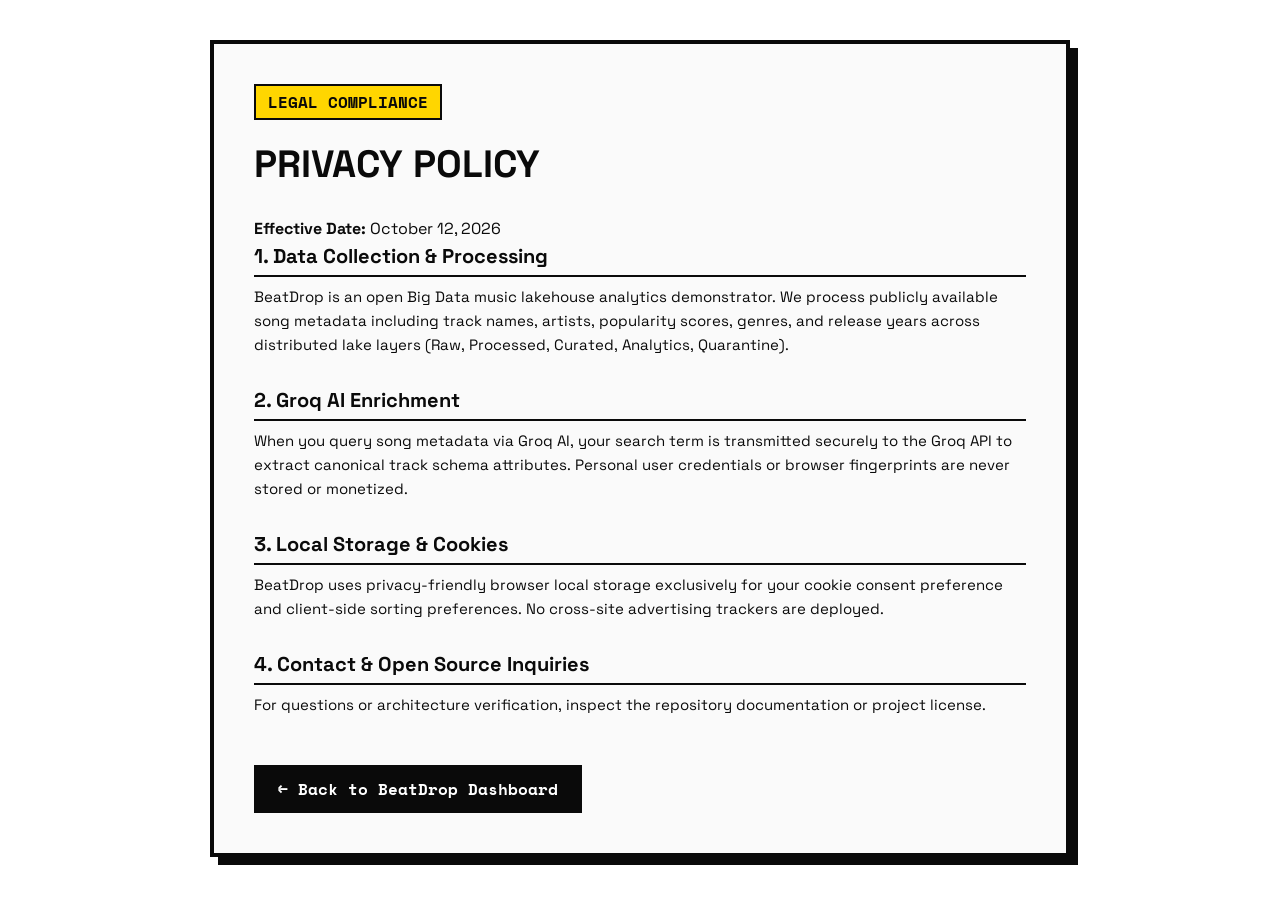
<file: dashboard/privacy.html>
<!DOCTYPE html>
<html lang="en">
<head>
    <meta charset="UTF-8">
    <meta name="viewport" content="width=device-width, initial-scale=1.0">
    <title>Privacy Policy | BeatDrop Big Data Lakehouse</title>
    <meta name="description" content="BeatDrop Privacy Policy: Transparency regarding music analytics data processing and Groq metadata enrichment.">
    <link rel="icon" type="image/svg+xml" href="favicon.svg">
    <link rel="preconnect" href="https://fonts.googleapis.com">
    <link rel="preconnect" href="https://fonts.gstatic.com" crossorigin>
    <link href="https://fonts.googleapis.com/css2?family=Space+Grotesk:wght@400;500;600;700;800;900&family=Space+Mono:ital,wght@0,400;0,700;1,400&display=swap" rel="stylesheet">
    <link rel="stylesheet" href="style.css?v=6.0">
    <style>
        .legal-page-wrapper {
            background: var(--color-white);
            color: var(--color-black);
            min-height: 100vh;
            padding: 40px 20px;
        }
        .legal-container {
            max-width: 860px;
            margin: 0 auto;
            border: 4px solid var(--color-black);
            box-shadow: 8px 8px 0 var(--color-black);
            background: #FAFAFA;
            padding: 40px;
        }
        .legal-badge {
            background: var(--color-yellow);
            color: var(--color-black);
            display: inline-block;
            font-family: var(--font-mono);
            font-weight: 700;
            padding: 4px 12px;
            border: 2px solid var(--color-black);
            margin-bottom: 16px;
        }
        .legal-title {
            font-size: 38px;
            font-weight: 900;
            margin-bottom: 24px;
            text-transform: uppercase;
        }
        .legal-section {
            margin-bottom: 28px;
        }
        .legal-section h2 {
            font-size: 20px;
            font-weight: 800;
            margin-bottom: 8px;
            border-bottom: 2px solid var(--color-black);
            padding-bottom: 4px;
        }
        .legal-section p {
            line-height: 1.6;
            margin-bottom: 12px;
            font-size: 15px;
        }
        .btn-back {
            display: inline-block;
            background: var(--color-black);
            color: var(--color-white);
            padding: 12px 24px;
            font-family: var(--font-mono);
            font-weight: 700;
            text-decoration: none;
            margin-top: 20px;
        }
    </style>
</head>
<body>
    <div class="legal-page-wrapper">
        <div class="legal-container">
            <span class="legal-badge">LEGAL COMPLIANCE</span>
            <h1 class="legal-title">Privacy Policy</h1>
            <p><strong>Effective Date:</strong> October 12, 2026</p>

            <div class="legal-section">
                <h2>1. Data Collection & Processing</h2>
                <p>BeatDrop is an open Big Data music lakehouse analytics demonstrator. We process publicly available song metadata including track names, artists, popularity scores, genres, and release years across distributed lake layers (Raw, Processed, Curated, Analytics, Quarantine).</p>
            </div>

            <div class="legal-section">
                <h2>2. Groq AI Enrichment</h2>
                <p>When you query song metadata via Groq AI, your search term is transmitted securely to the Groq API to extract canonical track schema attributes. Personal user credentials or browser fingerprints are never stored or monetized.</p>
            </div>

            <div class="legal-section">
                <h2>3. Local Storage & Cookies</h2>
                <p>BeatDrop uses privacy-friendly browser local storage exclusively for your cookie consent preference and client-side sorting preferences. No cross-site advertising trackers are deployed.</p>
            </div>

            <div class="legal-section">
                <h2>4. Contact & Open Source Inquiries</h2>
                <p>For questions or architecture verification, inspect the repository documentation or project license.</p>
            </div>

            <a href="/" class="btn-back">&larr; Back to BeatDrop Dashboard</a>
        </div>
    </div>
</body>
</html>
</file>
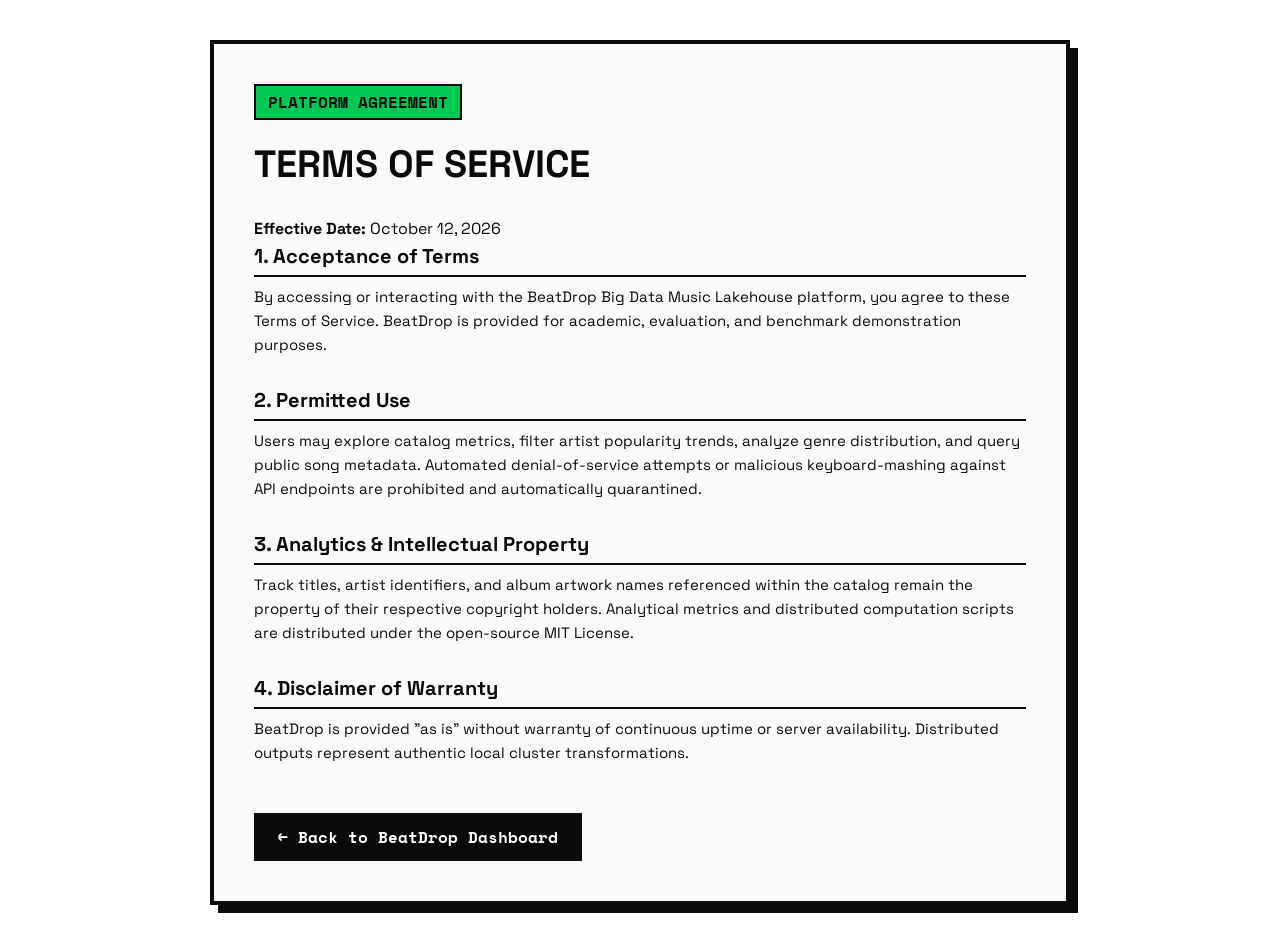
<file: dashboard/terms.html>
<!DOCTYPE html>
<html lang="en">
<head>
    <meta charset="UTF-8">
    <meta name="viewport" content="width=device-width, initial-scale=1.0">
    <title>Terms of Service | BeatDrop Big Data Lakehouse</title>
    <meta name="description" content="BeatDrop Terms of Service: Platform usage guidelines, analytics data terms, and API policies.">
    <link rel="icon" type="image/svg+xml" href="favicon.svg">
    <link rel="preconnect" href="https://fonts.googleapis.com">
    <link rel="preconnect" href="https://fonts.gstatic.com" crossorigin>
    <link href="https://fonts.googleapis.com/css2?family=Space+Grotesk:wght@400;500;600;700;800;900&family=Space+Mono:ital,wght@0,400;0,700;1,400&display=swap" rel="stylesheet">
    <link rel="stylesheet" href="style.css?v=6.0">
    <style>
        .legal-page-wrapper {
            background: var(--color-white);
            color: var(--color-black);
            min-height: 100vh;
            padding: 40px 20px;
        }
        .legal-container {
            max-width: 860px;
            margin: 0 auto;
            border: 4px solid var(--color-black);
            box-shadow: 8px 8px 0 var(--color-black);
            background: #FAFAFA;
            padding: 40px;
        }
        .legal-badge {
            background: var(--color-green);
            color: var(--color-black);
            display: inline-block;
            font-family: var(--font-mono);
            font-weight: 700;
            padding: 4px 12px;
            border: 2px solid var(--color-black);
            margin-bottom: 16px;
        }
        .legal-title {
            font-size: 38px;
            font-weight: 900;
            margin-bottom: 24px;
            text-transform: uppercase;
        }
        .legal-section {
            margin-bottom: 28px;
        }
        .legal-section h2 {
            font-size: 20px;
            font-weight: 800;
            margin-bottom: 8px;
            border-bottom: 2px solid var(--color-black);
            padding-bottom: 4px;
        }
        .legal-section p {
            line-height: 1.6;
            margin-bottom: 12px;
            font-size: 15px;
        }
        .btn-back {
            display: inline-block;
            background: var(--color-black);
            color: var(--color-white);
            padding: 12px 24px;
            font-family: var(--font-mono);
            font-weight: 700;
            text-decoration: none;
            margin-top: 20px;
        }
    </style>
</head>
<body>
    <div class="legal-page-wrapper">
        <div class="legal-container">
            <span class="legal-badge">PLATFORM AGREEMENT</span>
            <h1 class="legal-title">Terms of Service</h1>
            <p><strong>Effective Date:</strong> October 12, 2026</p>

            <div class="legal-section">
                <h2>1. Acceptance of Terms</h2>
                <p>By accessing or interacting with the BeatDrop Big Data Music Lakehouse platform, you agree to these Terms of Service. BeatDrop is provided for academic, evaluation, and benchmark demonstration purposes.</p>
            </div>

            <div class="legal-section">
                <h2>2. Permitted Use</h2>
                <p>Users may explore catalog metrics, filter artist popularity trends, analyze genre distribution, and query public song metadata. Automated denial-of-service attempts or malicious keyboard-mashing against API endpoints are prohibited and automatically quarantined.</p>
            </div>

            <div class="legal-section">
                <h2>3. Analytics & Intellectual Property</h2>
                <p>Track titles, artist identifiers, and album artwork names referenced within the catalog remain the property of their respective copyright holders. Analytical metrics and distributed computation scripts are distributed under the open-source MIT License.</p>
            </div>

            <div class="legal-section">
                <h2>4. Disclaimer of Warranty</h2>
                <p>BeatDrop is provided "as is" without warranty of continuous uptime or server availability. Distributed outputs represent authentic local cluster transformations.</p>
            </div>

            <a href="/" class="btn-back">&larr; Back to BeatDrop Dashboard</a>
        </div>
    </div>
</body>
</html>
</file>
<file: dashboard/style.css>
@import url('https://fonts.googleapis.com/css2?family=Space+Grotesk:wght@400;500;600;700;800;900&family=Space+Mono:ital,wght@0,400;0,700;1,400&display=swap');

:root {
    --color-bg-hero: #FFD600;
    --color-bg-content: #FFFFFF;
    --color-yellow: #FFD600;
    --color-yellow-light: #FFF8C5;
    --color-white: #FFFFFF;
    --color-black: #0A0A0A;
    --color-gray: #666666;
    --color-gray-light: #F3F4F6;
    --color-gray-border: #E5E7EB;
    --color-gray-dark: #1F2937;

    --color-orange: #FF6B00;
    --color-orange-light: #FFF0E5;
    --color-green: #00C853;
    --color-green-light: #E5FFF0;
    --color-blue: #2979FF;
    --color-blue-light: #E5F0FF;
    --color-pink: #FF4081;
    --color-pink-light: #FFE5EF;
    --color-purple: #7C4DFF;
    --color-purple-light: #F3E8FF;
    --color-cyan: #00E5FF;

    --brutalist-mustard: #EAB308;
    --brutalist-cream: #FDFBF7;
    --brutalist-red: #B91C1C;
    --brutalist-dark: #121212;

    --font-main: "Space Grotesk", -apple-system, BlinkMacSystemFont, "Segoe UI", Roboto, sans-serif;
    --font-mono: "Space Mono", "Courier New", Courier, monospace;

    --border-width: 3px;
    --border-thick: 4px;
    --radius: 0px;

    --shadow-sm: 2px 2px 0 var(--color-black);
    --shadow-md: 4px 4px 0 var(--color-black);
    --shadow-lg: 8px 8px 0 var(--color-black);
    --shadow-xl: 12px 12px 0 var(--color-black);
}

*,
*:before,
*:after {
    box-sizing: border-box;
    margin: 0;
    padding: 0;
}

html {
    scroll-behavior: smooth;
    background-color: var(--color-yellow);
    width: 100%;
}

body {
    font-family: var(--font-main);
    background-color: var(--color-yellow);
    color: var(--color-black);
    line-height: 1.5;
    min-height: 100vh;
    width: 100%;
    margin: 0;
    padding: 0;
    -webkit-font-smoothing: antialiased;
    overflow-x: hidden;
}

body.modal-open {
    overflow: hidden;
}

a {
    color: inherit;
    text-decoration: none;
}

/* Scroll Offset for Navigation Targets */
[id^="section-"] {
    scroll-margin-top: 25px;
    transition: outline 0.2s ease, transform 0.2s ease;
}

.highlight-target {
    outline: 5px solid var(--color-pink) !important;
    transform: scale(1.01);
}

/* ==========================================================================
   Hero Section (True Full-Screen Landing: Exactly 100vh with Ticker)
   ========================================================================== */
.hero {
    background: var(--color-yellow);
    color: var(--color-black);
    height: calc(100vh - 46px);
    min-height: calc(100vh - 46px);
    display: flex;
    flex-direction: column;
    justify-content: center;
    align-items: center;
    padding: 16px 20px 14px;
    text-align: center;
    position: relative;
    overflow: hidden;
    width: 100%;
    box-sizing: border-box;
}

.hero:before {
    content: "";
    position: absolute;
    inset: 0;
    background: repeating-linear-gradient(0deg,
            transparent,
            transparent 40px,
            rgba(0, 0, 0, 0.035) 40px,
            rgba(0, 0, 0, 0.035) 41px);
    pointer-events: none;
}

.hero-content {
    max-width: 1200px;
    width: 100%;
    margin: auto;
    position: relative;
    z-index: 2;
    display: flex;
    flex-direction: column;
    align-items: center;
    justify-content: center;
}

.hero-badge {
    display: inline-block;
    background: var(--color-black);
    color: var(--color-white);
    padding: 7px 22px;
    font-weight: 700;
    font-size: 13px;
    letter-spacing: 2px;
    border: var(--border-width) solid var(--color-black);
    margin-bottom: 12px;
    font-family: var(--font-mono);
    box-shadow: 4px 4px 0 var(--color-white);
    text-transform: uppercase;
}

.hero-title {
    font-weight: 900;
    letter-spacing: -2px;
    line-height: 0.92;
    margin-bottom: 12px;
    text-transform: uppercase;
}

.hero-brand-name {
    font-size: clamp(148px, 6.8vw, 92px);
    display: inline-block;
    letter-spacing: -2px;
    color: var(--color-black);
}

.hero-title-sub {
    font-size: clamp(24px, 4.6vw, 28px);
    display: inline-block;
    letter-spacing: -1.5px;
    opacity: 0.95;
    color: var(--color-black);
}

.hero-subtitle {
    font-size: clamp(15px, 2vw, 21px);
    font-weight: 600;
    max-width: 820px;
    margin: 0 auto 10px;
    line-height: 1.35;
}

.inline-stat-box {
    display: inline-block;
    background: var(--color-white);
    border: var(--border-width) solid var(--color-black);
    padding: 3px 12px;
    font-weight: 800;
    font-size: 1.05em;
    font-family: var(--font-mono);
    box-shadow: 3px 3px 0 var(--color-black);
    transition: transform 0.2s ease, box-shadow 0.2s ease;
    line-height: 1.2;
}

.inline-stat-box:hover {
    transform: rotate(0deg) translate(-2px, -2px) !important;
    box-shadow: 4px 4px 0 var(--color-black);
}

.inline-stat-box.stat-dead {
    background: var(--color-white);
    transform: rotate(-1.5deg);
}

.inline-stat-box.stat-burned {
    background: var(--color-orange);
    color: var(--color-white);
    transform: rotate(1.5deg);
}

.highlight-pink {
    color: var(--color-pink);
    background: var(--color-black);
    padding: 3px 10px;
    display: inline-block;
    font-family: var(--font-mono);
    font-weight: 700;
    box-shadow: 3px 3px 0 var(--color-white);
}

.live-lable {
    border-top: 2px solid black;
    border-bottom: 2px solid black;
}

.hero-live-data {
    display: flex;
    align-items: center;
    justify-content: center;
    gap: 12px;
    margin: 8px auto 16px;
    font-family: var(--font-mono);
    font-size: 12.5px;
    font-weight: 700;
}

.live-dot {
    width: 9px;
    height: 9px;
    border-radius: 50%;
    background-color: var(--color-green);
    box-shadow: 0 0 10px var(--color-green);
    animation: pulseDot 2s infinite ease-in-out;
}

@keyframes pulseDot {

    0%,
    100% {
        transform: scale(1);
        opacity: 1;
    }

    50% {
        transform: scale(1.4);
        opacity: 0.6;
    }
}

/* 6 Boxes in a Balanced 3 x 2 Grid */
.hero-grid {
    display: grid;
    grid-template-columns: repeat(3, 1fr);
    gap: 16px;
    max-width: 1180px;
    width: 100%;
    margin: 0 auto;
    position: relative;
    z-index: 10;
}

.hero-item {
    background: var(--color-white);
    border: var(--border-thick) solid var(--color-black);
    padding: 16px 14px;
    box-shadow: 5px 5px 0 var(--color-black);
    transition: transform 0.2s ease, box-shadow 0.2s ease;
    min-height: 118px;
    display: flex;
    flex-direction: column;
    justify-content: center;
    align-items: center;
    text-align: center;
    position: relative;
    text-decoration: none;
    color: var(--color-black);
    cursor: pointer;
}

.hero-item:hover {
    transform: translate(-3px, -3px) rotate(0deg) !important;
    box-shadow: var(--shadow-lg);
}

.hero-item:active {
    transform: translate(2px, 2px) rotate(0deg) !important;
    box-shadow: var(--shadow-sm);
}

.item-artists {
    background: var(--color-green);
    transform: rotate(-1.5deg);
}

.item-hits {
    background: var(--color-pink);
    color: var(--color-white);
    transform: rotate(1.5deg);
}

.item-trends {
    background: var(--color-cyan);
    transform: rotate(-1.5deg);
}

.item-audit {
    background: var(--color-orange);
    color: var(--color-white);
    transform: rotate(1.5deg);
}

.item-lake {
    background: var(--brutalist-mustard);
    transform: rotate(-1deg);
}

.item-enrich {
    background: var(--brutalist-dark);
    color: var(--color-white);
    transform: rotate(1.5deg);
}

.hero-nav-label {
    font-family: var(--font-main);
    font-weight: 900;
    font-size: 17px;
    text-transform: uppercase;
    line-height: 1.15;
}

.hero-nav-sub {
    font-family: var(--font-mono);
    font-size: 11.5px;
    font-weight: 700;
    margin-top: 4px;
    opacity: 0.9;
    letter-spacing: 0.5px;
}

.hero-cta-text {
    font-family: var(--font-mono);
    font-size: 11.5px;
    font-weight: 800;
    text-transform: uppercase;
    margin-top: 8px;
    border-bottom: 2px solid currentColor;
    letter-spacing: 1px;
}

/* ==========================================================================
   Rolling Stats Ticker Strip (Fixed Height 46px at bottom of viewport)
   ========================================================================== */
.ticker-strip {
    background: var(--color-black);
    border-top: var(--border-thick) solid var(--color-black);
    border-bottom: var(--border-thick) solid var(--color-black);
    overflow: hidden;
    white-space: nowrap;
    padding: 10px 0;
    position: relative;
    z-index: 20;
    width: 100%;
    height: 46px;
    box-sizing: border-box;
}

.ticker-track {
    display: inline-flex;
    gap: 40px;
    animation: marqueeScroll 35s linear infinite;
    font-family: var(--font-mono);
    font-size: 13px;
    font-weight: 700;
    color: var(--color-yellow);
    letter-spacing: 1.5px;
    text-transform: uppercase;
}

.ticker-track:hover {
    animation-play-state: paused;
}

.ticker-item {
    display: inline-flex;
    align-items: center;
    gap: 10px;
}

.ticker-separator {
    color: var(--color-pink);
}

@keyframes marqueeScroll {
    0% {
        transform: translateX(0);
    }

    100% {
        transform: translateX(-50%);
    }
}

/* ==========================================================================
   White Background Area Below Ticker
   ========================================================================== */
.main-wrapper-white {
    background-color: var(--color-white);
    width: 100%;
    min-height: 100vh;
}

.main-layout {
    display: grid;
    grid-template-columns: 290px 1fr;
    max-width: 1520px;
    margin: 0 auto;
    padding: 40px 24px 70px;
    gap: 32px;
    background-color: var(--color-white);
}

/* ==========================================================================
   Sidebar Styling
   ========================================================================== */
.main-sidebar {
    display: flex;
    flex-direction: column;
    gap: 22px;
}

.sidebar-section {
    background: var(--color-white);
    border: var(--border-thick) solid var(--color-black);
    box-shadow: var(--shadow-md);
    padding: 18px;
}

.section-header {
    display: flex;
    align-items: center;
    gap: 10px;
    margin-bottom: 14px;
    border-bottom: 2px solid var(--color-black);
    padding-bottom: 8px;
}

.header-icon {
    font-size: 18px;
}

.header-title {
    font-family: var(--font-mono);
    font-size: 13px;
    font-weight: 800;
    letter-spacing: 1px;
    text-transform: uppercase;
}

/* Navigation Pills */
.nav-pills {
    display: flex;
    flex-direction: column;
    gap: 8px;
}

.nav-pill {
    display: flex;
    align-items: center;
    justify-content: space-between;
    padding: 10px 12px;
    background: var(--color-white);
    border: 2px solid var(--color-black);
    font-family: var(--font-main);
    font-weight: 700;
    font-size: 13px;
    text-transform: uppercase;
    transition: all 0.15s ease;
    cursor: pointer;
}

.nav-pill:hover,
.nav-pill.active {
    background: var(--color-yellow);
    transform: translate(-2px, -2px);
    box-shadow: 3px 3px 0 var(--color-black);
}

.nav-pill-highlight {
    background: var(--color-pink-light);
}

.nav-pill-highlight:hover {
    background: var(--color-pink);
    color: var(--color-white);
}

/* Sidebar Search */
.sidebar-search-wrapper {
    position: relative;
    display: flex;
    align-items: center;
}

.sidebar-search-icon {
    position: absolute;
    left: 10px;
    width: 18px;
    height: 18px;
    stroke: var(--color-black);
    pointer-events: none;
}

.sidebar-search-input {
    width: 100%;
    padding: 10px 10px 10px 36px;
    background: var(--color-white);
    border: var(--border-width) solid var(--color-black);
    font-family: var(--font-mono);
    font-size: 12px;
    font-weight: 700;
    color: var(--color-black);
    box-shadow: var(--shadow-sm);
    outline: none;
}

.sidebar-search-input:focus {
    box-shadow: var(--shadow-md);
    background: var(--color-yellow-light);
}

/* Genre Filter Badges */
.genre-filter-grid {
    display: flex;
    flex-wrap: wrap;
    gap: 6px;
}

.genre-filter-btn {
    background: var(--color-white);
    border: 2px solid var(--color-black);
    padding: 6px 10px;
    font-family: var(--font-mono);
    font-size: 11px;
    font-weight: 700;
    cursor: pointer;
    text-transform: uppercase;
    transition: all 0.15s ease;
}

.genre-filter-btn:hover {
    background: var(--color-cyan);
    transform: translate(-1px, -1px);
    box-shadow: 2px 2px 0 var(--color-black);
}

.genre-filter-btn.active {
    background: var(--color-black);
    color: var(--color-white);
    box-shadow: 2px 2px 0 var(--color-yellow);
}

/* Engine Health Checklist */
.engine-health-list {
    display: flex;
    flex-direction: column;
    gap: 6px;
}

.engine-health-item {
    display: flex;
    justify-content: space-between;
    align-items: center;
    font-family: var(--font-mono);
    font-size: 11px;
    padding: 5px 6px;
    border-bottom: 1px dashed var(--color-gray-border);
}

.engine-pass-tag {
    background: var(--color-green);
    color: var(--color-black);
    padding: 1px 6px;
    font-weight: 700;
    border: 1px solid var(--color-black);
}

/* 1. Track Spotlight Card */
.spotlight-card {
    display: flex;
    flex-direction: column;
    gap: 8px;
    background: var(--color-yellow-light);
    border: 2px solid var(--color-black);
    padding: 12px;
    box-shadow: 2px 2px 0 var(--color-black);
}

.spotlight-track-title {
    font-family: var(--font-main);
    font-weight: 800;
    font-size: 15px;
    line-height: 1.2;
    color: var(--color-black);
}

.spotlight-artist {
    font-family: var(--font-mono);
    font-size: 12px;
    font-weight: 700;
    color: var(--color-gray-dark);
}

.spotlight-meta-tags {
    display: flex;
    flex-wrap: wrap;
    gap: 6px;
    margin-top: 4px;
}

.spotlight-genre {
    background: var(--color-pink);
    color: var(--color-white);
    font-family: var(--font-mono);
    font-size: 10px;
    font-weight: 700;
    padding: 2px 6px;
    border: 1px solid var(--color-black);
}

.spotlight-year {
    background: var(--color-black);
    color: var(--color-white);
    font-family: var(--font-mono);
    font-size: 10px;
    font-weight: 700;
    padding: 2px 6px;
}

.spotlight-score {
    background: var(--color-orange);
    color: var(--color-white);
    font-family: var(--font-mono);
    font-size: 10px;
    font-weight: 700;
    padding: 2px 6px;
    border: 1px solid var(--color-black);
}

.spotlight-actions {
    display: flex;
    gap: 8px;
    margin-top: 8px;
}

.btn-spotlight-action {
    flex: 1;
    background: var(--color-white);
    color: var(--color-black);
    border: 2px solid var(--color-black);
    box-shadow: 2px 2px 0 var(--color-black);
    font-family: var(--font-mono);
    font-size: 11px;
    font-weight: 700;
    padding: 6px 8px;
    cursor: pointer;
    text-align: center;
    transition: transform 0.1s ease;
}

.btn-spotlight-action:hover {
    background: var(--color-yellow);
    transform: translate(-1px, -1px);
}

.btn-spotlight-dice {
    background: var(--color-cyan);
    color: var(--color-black);
    border: 2px solid var(--color-black);
    box-shadow: 2px 2px 0 var(--color-black);
    font-family: var(--font-mono);
    font-size: 11px;
    font-weight: 800;
    padding: 6px 10px;
    cursor: pointer;
    transition: transform 0.1s ease;
}

.btn-spotlight-dice:hover {
    background: var(--color-green);
    transform: translate(-1px, -1px);
}

/* 2. Sonic Characteristics Bars */
.sonic-bars-list {
    display: flex;
    flex-direction: column;
    gap: 12px;
}

.sonic-item {
    display: flex;
    flex-direction: column;
    gap: 4px;
}

.sonic-label-row {
    display: flex;
    justify-content: space-between;
    font-family: var(--font-mono);
    font-size: 11px;
}

.sonic-progress-bg {
    height: 8px;
    background: #E5E7EB;
    border: 1.5px solid var(--color-black);
    overflow: hidden;
}

.sonic-progress-bar {
    height: 100%;
    transition: width 0.6s ease;
}

.bar-yellow { background: var(--color-yellow); }
.bar-orange { background: var(--color-orange); }
.bar-green  { background: var(--color-green); }
.bar-pink   { background: var(--color-pink); }

/* 3. Cluster Telemetry List */
.telemetry-list {
    display: flex;
    flex-direction: column;
    gap: 6px;
}

.telemetry-item {
    display: flex;
    justify-content: space-between;
    align-items: center;
    font-family: var(--font-mono);
    font-size: 11px;
    padding: 4px 0;
    border-bottom: 1px dashed var(--color-gray-border);
}

.telemetry-key {
    color: var(--color-gray-dark);
}

.telemetry-val {
    font-weight: 700;
    background: #F3F4F6;
    padding: 1px 6px;
    border: 1px solid #D1D5DB;
}

/* 4. Export Lake Data Buttons */
.export-btn-group {
    display: flex;
    flex-direction: column;
    gap: 8px;
}

.btn-export-lake {
    display: flex;
    justify-content: space-between;
    align-items: center;
    background: #F9FAFB;
    border: 2px solid var(--color-black);
    padding: 8px 10px;
    font-family: var(--font-mono);
    font-size: 11.5px;
    font-weight: 700;
    color: var(--color-black);
    text-decoration: none;
    box-shadow: 2px 2px 0 var(--color-black);
    transition: transform 0.1s ease, background 0.15s ease;
}

.btn-export-lake:hover {
    background: var(--color-yellow-light);
    transform: translate(-2px, -2px);
    box-shadow: 4px 4px 0 var(--color-black);
}

.export-ext {
    font-size: 10px;
    background: var(--color-black);
    color: var(--color-white);
    padding: 2px 6px;
}

/* Sidebar Footer */
.sidebar-footer {
    text-align: center;
    font-family: var(--font-mono);
    font-size: 12px;
    font-weight: 700;
    padding: 12px;
    border: 2px dashed var(--color-black);
    background: var(--color-yellow-light);
    box-shadow: var(--shadow-sm);
}

/* ==========================================================================
   Main Content Area
   ========================================================================== */
.main-content-area {
    display: flex;
    flex-direction: column;
    gap: 32px;
    min-width: 0;
}

/* Pipeline Rebuild CTA Banner */
.rebuild-cta-banner {
    display: block;
    background: var(--color-white);
    border: var(--border-thick) solid var(--color-black);
    box-shadow: var(--shadow-lg);
    padding: 28px;
    color: var(--color-black);
    transition: transform 0.2s ease, box-shadow 0.2s ease;
    position: relative;
    overflow: hidden;
}

.rebuild-cta-banner:hover {
    transform: translate(-3px, -3px);
    box-shadow: var(--shadow-xl);
}

.rebuild-cta-top {
    margin-bottom: 24px;
}

.rebuild-cta-badge {
    display: inline-block;
    background: var(--color-pink);
    color: var(--color-white);
    font-family: var(--font-mono);
    font-weight: 800;
    font-size: 11px;
    padding: 4px 10px;
    border: 2px solid var(--color-black);
    box-shadow: 2px 2px 0 var(--color-black);
    letter-spacing: 1px;
    margin-bottom: 12px;
}

.rebuild-cta-headline {
    font-size: clamp(24px, 3.5vw, 36px);
    font-weight: 900;
    letter-spacing: -1px;
    text-transform: uppercase;
    line-height: 1.1;
    margin-bottom: 10px;
}

.rebuild-cta-desc {
    font-size: 15px;
    max-width: 800px;
    color: var(--color-gray-dark);
    line-height: 1.5;
}

.rebuild-cta-pipeline {
    display: flex;
    align-items: center;
    justify-content: space-between;
    flex-wrap: wrap;
    gap: 12px;
    background: var(--color-yellow-light);
    border: var(--border-width) solid var(--color-black);
    padding: 16px 20px;
    margin-bottom: 22px;
}

.rebuild-cta-pipe-step {
    display: flex;
    flex-direction: column;
    align-items: center;
    gap: 4px;
}

.rebuild-cta-pipe-num {
    background: var(--color-black);
    color: var(--color-white);
    font-family: var(--font-mono);
    font-weight: 700;
    font-size: 11px;
    padding: 2px 8px;
}

.rebuild-cta-pipe-label {
    font-family: var(--font-mono);
    font-weight: 700;
    font-size: 12px;
    text-transform: uppercase;
}

.rebuild-cta-pipe-line {
    font-weight: 800;
    font-size: 18px;
    color: var(--color-gray);
}

.rebuild-cta-bottom {
    display: flex;
    justify-content: space-between;
    align-items: center;
    flex-wrap: wrap;
    gap: 16px;
}

.btn-run-pipeline {
    background: var(--color-yellow);
    color: var(--color-black);
    border: var(--border-thick) solid var(--color-black);
    box-shadow: var(--shadow-md);
    font-family: var(--font-main);
    font-weight: 900;
    font-size: 15px;
    padding: 12px 24px;
    cursor: pointer;
    text-transform: uppercase;
    letter-spacing: 0.5px;
    transition: transform 0.15s ease, box-shadow 0.15s ease;
}

.btn-run-pipeline:hover {
    background: var(--color-green);
    transform: translate(-3px, -3px);
    box-shadow: var(--shadow-lg);
}

.pipeline-status-text {
    font-family: var(--font-mono);
    font-size: 13px;
    font-weight: 700;
    color: var(--color-gray-dark);
}

/* ==========================================================================
   Big Search Bar Section
   ========================================================================== */
.search-bar-container {
    display: flex;
    align-items: center;
    background: var(--color-white);
    border: var(--border-thick) solid var(--color-black);
    box-shadow: var(--shadow-lg);
    padding: 12px 20px;
    gap: 16px;
    position: relative;
}

.search-icon-wrapper svg {
    width: 28px;
    height: 28px;
    stroke: var(--color-black);
}

.search-input-wrapper {
    flex: 1;
    display: flex;
    flex-direction: column;
}

.search-bar-label {
    font-family: var(--font-mono);
    font-size: 11px;
    font-weight: 700;
    color: var(--color-gray);
    letter-spacing: 1px;
}

.search-bar-input {
    border: none;
    font-family: var(--font-main);
    font-size: 20px;
    font-weight: 700;
    color: var(--color-black);
    outline: none;
    background: transparent;
}

.search-bar-input::placeholder {
    color: #9CA3AF;
    font-weight: 500;
}

.search-hint {
    background: var(--color-black);
    color: var(--color-yellow);
    font-family: var(--font-mono);
    font-weight: 700;
    font-size: 11px;
    padding: 6px 12px;
    border: 2px solid var(--color-black);
    letter-spacing: 1px;
}

/* ==========================================================================
   Single Unified Sort Row
   ========================================================================== */
.sort-bar-row {
    display: flex;
    align-items: center;
    flex-wrap: wrap;
    gap: 14px;
    background: var(--color-white);
    border: var(--border-thick) solid var(--color-black);
    box-shadow: var(--shadow-md);
    padding: 14px 20px;
}

.sort-label {
    font-family: var(--font-mono);
    font-size: 12px;
    font-weight: 800;
    letter-spacing: 1px;
    color: var(--color-black);
}

.sort-pills-row {
    display: flex;
    flex-wrap: wrap;
    gap: 10px;
    flex: 1;
}

.sort-pill {
    background: var(--color-gray-light);
    border: var(--border-width) solid var(--color-black);
    box-shadow: var(--shadow-sm);
    padding: 8px 16px;
    font-family: var(--font-mono);
    font-weight: 800;
    font-size: 12px;
    cursor: pointer;
    text-transform: uppercase;
    transition: all 0.15s ease;
}

.sort-pill:hover {
    background: var(--color-yellow);
    transform: translate(-2px, -2px);
    box-shadow: var(--shadow-md);
}

.sort-pill.active {
    background: var(--color-black);
    color: var(--color-yellow);
    box-shadow: 3px 3px 0 var(--color-pink);
    transform: translate(-2px, -2px);
}

.sort-pill--datafeed {
    background: var(--color-yellow);
    margin-left: auto;
}

.sort-pill--datafeed:hover {
    background: var(--color-pink);
    color: var(--color-white);
}

.sort-pill--datafeed.active {
    background: var(--color-pink);
    color: var(--color-white);
    box-shadow: 3px 3px 0 var(--color-black);
}

/* ==========================================================================
   Collapsible Mini Data Feed (KPIs Ribbon)
   ========================================================================== */
.mini-dashboard-section {
    background: var(--color-white);
    border: var(--border-thick) solid var(--color-black);
    box-shadow: var(--shadow-lg);
    padding: 20px;
}

.mini-db-kpis {
    display: grid;
    grid-template-columns: repeat(auto-fit, minmax(180px, 1fr));
    gap: 16px;
}

.mini-db-kpi {
    border: 2px solid var(--color-black);
    padding: 14px;
    background: var(--color-yellow-light);
    display: flex;
    flex-direction: column;
    justify-content: space-between;
}

.mini-db-kpi-label {
    font-family: var(--font-mono);
    font-size: 11px;
    font-weight: 700;
    color: var(--color-gray-dark);
    letter-spacing: 1px;
    margin-bottom: 6px;
}

.mini-db-kpi-value {
    font-size: 28px;
    font-weight: 900;
    line-height: 1.1;
    color: var(--color-black);
}

.mini-db-bar-track {
    width: 100%;
    height: 8px;
    background: #FFFFFF;
    border: 1px solid var(--color-black);
    margin-top: 10px;
    overflow: hidden;
}

.mini-db-bar-fill {
    height: 100%;
    background: var(--color-green);
}

.mini-db-bar-fill.bar-warning {
    background: var(--color-orange);
}

.mini-db-bar-fill.bar-accent {
    background: var(--color-blue);
}

/* ==========================================================================
   Brutalist Card Component
   ========================================================================== */
.card {
    background: var(--color-white);
    border: var(--border-thick) solid var(--color-black);
    box-shadow: var(--shadow-lg);
    padding: 24px;
    position: relative;
    transition: transform 0.2s ease, box-shadow 0.2s ease;
}

.card:hover {
    box-shadow: var(--shadow-xl);
}

.card-header {
    display: flex;
    justify-content: space-between;
    align-items: center;
    margin-bottom: 20px;
    padding-bottom: 12px;
    border-bottom: 2px solid var(--color-black);
    gap: 12px;
}

.card-header h2 {
    font-size: 20px;
    font-weight: 800;
    text-transform: uppercase;
    letter-spacing: -0.5px;
}

.tag {
    background: var(--color-black);
    color: var(--color-white);
    font-family: var(--font-mono);
    font-size: 11px;
    font-weight: 700;
    padding: 4px 10px;
    border: 2px solid var(--color-black);
    box-shadow: 2px 2px 0 var(--color-yellow);
    letter-spacing: 0.5px;
    text-transform: uppercase;
}

.tag-spark {
    background: var(--color-blue);
    color: var(--color-white);
}

.tag-pig {
    background: var(--color-pink);
    color: var(--color-white);
}

.tag-mapreduce {
    background: var(--color-green);
    color: var(--color-black);
}

.tag-hive {
    background: var(--color-yellow);
    color: var(--color-black);
}

/* Charts Layout */
.charts-grid {
    display: grid;
    grid-template-columns: repeat(auto-fit, minmax(440px, 1fr));
    gap: 24px;
}

.chart-card {
    min-height: 380px;
}

.chart-wrapper {
    position: relative;
    height: 300px;
    width: 100%;
}

/* Tables Layout */
.tables-grid {
    display: grid;
    grid-template-columns: repeat(auto-fit, minmax(500px, 1fr));
    gap: 24px;
}

.table-card {
    overflow: hidden;
}

.table-container {
    overflow-x: auto;
}

table {
    width: 100%;
    border-collapse: collapse;
    font-family: var(--font-main);
    text-align: left;
}

th {
    background: var(--color-black);
    color: var(--color-white);
    font-family: var(--font-mono);
    font-size: 12px;
    font-weight: 700;
    padding: 12px 14px;
    text-transform: uppercase;
    letter-spacing: 0.5px;
    border: 1px solid var(--color-black);
}

th.th-active-sort {
    background: var(--color-yellow);
    color: var(--color-black);
    border-bottom: 3px solid var(--color-black);
}

td {
    padding: 12px 14px;
    font-size: 14px;
    border: 1px solid var(--color-gray-border);
    background: var(--color-white);
}

tr:nth-child(even) td {
    background: #F9FAFB;
}

tr:hover td {
    background: var(--color-yellow-light);
}

.rank-badge {
    display: inline-block;
    background: var(--color-black);
    color: var(--color-white);
    font-family: var(--font-mono);
    font-weight: 700;
    font-size: 11px;
    padding: 2px 6px;
}

.genre-tag-cell {
    display: inline-block;
    background: var(--color-yellow-light);
    border: 1px solid var(--color-black);
    padding: 2px 8px;
    font-family: var(--font-mono);
    font-size: 11px;
    font-weight: 700;
}

.metric-highlight {
    font-family: var(--font-mono);
    font-weight: 800;
    color: var(--color-orange);
}

/* ==========================================================================
   HDFS Data Lake Architecture Layer Cards
   ========================================================================= */
.lake-grid {
    display: grid;
    grid-template-columns: repeat(auto-fit, minmax(440px, 1fr));
    gap: 24px;
}

.layers-list {
    display: flex;
    flex-direction: column;
    gap: 12px;
}

.layer-item {
    display: flex;
    justify-content: space-between;
    align-items: center;
    background: var(--color-yellow-light);
    border: 2px solid var(--color-black);
    padding: 12px 16px;
    box-shadow: var(--shadow-sm);
    transition: transform 0.15s ease, box-shadow 0.15s ease;
}

.layer-item:hover {
    transform: translate(-2px, -2px);
    box-shadow: var(--shadow-md);
    background: var(--color-white);
}

.layer-name {
    font-family: var(--font-mono);
    font-weight: 700;
    font-size: 13px;
}

.layer-status {
    font-family: var(--font-mono);
    font-size: 11px;
    font-weight: 700;
    padding: 4px 10px;
    border: 2px solid var(--color-black);
    text-transform: uppercase;
}

.badge-raw {
    background: var(--color-yellow);
}

.badge-proc {
    background: var(--color-cyan);
}

.badge-cur {
    background: var(--color-pink);
    color: var(--color-white);
}

.badge-ana {
    background: var(--color-green);
}

.badge-quar {
    background: var(--color-orange);
    color: var(--color-white);
}

/* ==========================================================================
   Modal Dialog
   ========================================================================== */
.modal-overlay {
    position: fixed;
    inset: 0;
    background: rgba(10, 10, 10, 0.75);
    backdrop-filter: blur(4px);
    display: flex;
    align-items: center;
    justify-content: center;
    z-index: 1000;
    padding: 20px;
}

.modal-overlay.hidden {
    display: none;
}

.modal-box {
    background: var(--color-white);
    border: var(--border-thick) solid var(--color-black);
    box-shadow: var(--shadow-xl);
    width: 100%;
    max-width: 780px;
    max-height: 90vh;
    overflow-y: auto;
    position: relative;
    padding: 30px;
}

.modal-header {
    display: flex;
    justify-content: space-between;
    align-items: flex-start;
    padding-bottom: 18px;
    border-bottom: var(--border-width) solid var(--color-black);
    margin-bottom: 24px;
}

.modal-title-group h2 {
    font-size: 26px;
    font-weight: 900;
    text-transform: uppercase;
    letter-spacing: -1px;
    margin-bottom: 6px;
}

.modal-subtitle {
    font-size: 14px;
    color: var(--color-gray-dark);
    max-width: 620px;
}

.btn-close {
    background: var(--color-white);
    border: var(--border-width) solid var(--color-black);
    width: 36px;
    height: 36px;
    font-size: 22px;
    font-weight: 900;
    display: flex;
    align-items: center;
    justify-content: center;
    cursor: pointer;
    box-shadow: 2px 2px 0 var(--color-black);
    transition: transform 0.15s ease, background 0.15s ease;
}

.btn-close:hover {
    background: var(--color-pink);
    color: var(--color-white);
    transform: translate(-2px, -2px);
    box-shadow: 4px 4px 0 var(--color-black);
}

.input-form-grid {
    display: grid;
    grid-template-columns: 1.2fr 1fr;
    gap: 16px;
    margin-bottom: 18px;
}

.form-group {
    display: flex;
    flex-direction: column;
    gap: 8px;
    margin-bottom: 18px;
}

.form-group label {
    font-family: var(--font-mono);
    font-size: 12px;
    font-weight: 700;
    text-transform: uppercase;
    letter-spacing: 0.5px;
}

.form-group input {
    background: var(--color-white);
    border: var(--border-width) solid var(--color-black);
    padding: 12px 14px;
    font-family: var(--font-main);
    font-size: 15px;
    font-weight: 600;
    box-shadow: var(--shadow-sm);
    outline: none;
}

.form-group input:focus {
    box-shadow: var(--shadow-md);
    background: var(--color-yellow-light);
}

.masked-input {
    font-family: var(--font-mono) !important;
}

.form-actions {
    display: flex;
    justify-content: flex-end;
    margin-bottom: 20px;
}

.btn-action {
    background: var(--color-yellow);
    border: var(--border-thick) solid var(--color-black);
    box-shadow: var(--shadow-md);
    padding: 12px 24px;
    font-family: var(--font-mono);
    font-weight: 700;
    font-size: 13px;
    cursor: pointer;
    text-transform: uppercase;
    transition: all 0.15s ease;
}

.btn-action:hover {
    background: var(--color-green);
    transform: translate(-2px, -2px);
    box-shadow: var(--shadow-lg);
}

.error-banner {
    background: #FEE2E2;
    border: var(--border-width) solid var(--brutalist-red);
    box-shadow: var(--shadow-md);
    padding: 12px 16px;
    font-family: var(--font-mono);
    font-size: 13px;
    font-weight: 700;
    color: var(--brutalist-red);
    margin-bottom: 20px;
}

.error-banner.hidden {
    display: none;
}

/* Metadata Preview Card inside Modal */
.preview-container {
    background: var(--color-yellow-light);
    border: var(--border-thick) solid var(--color-black);
    box-shadow: var(--shadow-md);
    padding: 20px;
    margin-bottom: 24px;
}

.preview-container.hidden {
    display: none;
}

.preview-header {
    display: flex;
    justify-content: space-between;
    align-items: center;
    border-bottom: 2px solid var(--color-black);
    padding-bottom: 12px;
    margin-bottom: 16px;
    flex-wrap: wrap;
    gap: 10px;
}

.preview-header h3 {
    font-size: 17px;
    font-weight: 800;
    text-transform: uppercase;
}

.badge-valid {
    background: var(--color-green);
    color: var(--color-black);
    border: 2px solid var(--color-black);
    padding: 4px 10px;
    font-family: var(--font-mono);
    font-size: 11px;
    font-weight: 700;
}

.badge-database {
    background: var(--color-cyan);
    color: var(--color-black);
    border: 2px solid var(--color-black);
    padding: 4px 10px;
    font-family: var(--font-mono);
    font-size: 11px;
    font-weight: 700;
}

.candidates-bar {
    background: var(--color-white);
    border: 2px solid var(--color-black);
    padding: 12px;
    margin-bottom: 16px;
}

.candidates-title {
    font-family: var(--font-mono);
    font-size: 11px;
    font-weight: 700;
    margin-bottom: 8px;
}

.candidates-list {
    display: flex;
    flex-wrap: wrap;
    gap: 8px;
}

.candidate-btn {
    background: var(--color-gray-light);
    border: 2px solid var(--color-black);
    padding: 6px 10px;
    font-family: var(--font-mono);
    font-size: 11px;
    font-weight: 700;
    cursor: pointer;
}

.candidate-btn.active {
    background: var(--color-yellow);
    box-shadow: 2px 2px 0 var(--color-black);
}

.metadata-grid {
    display: grid;
    grid-template-columns: repeat(auto-fit, minmax(200px, 1fr));
    gap: 14px;
    margin-bottom: 18px;
}

.meta-field {
    display: flex;
    flex-direction: column;
    gap: 4px;
}

.meta-field-label {
    font-family: var(--font-mono);
    font-size: 11px;
    font-weight: 700;
    color: var(--color-gray-dark);
    text-transform: uppercase;
}

.meta-edit-input,
.meta-edit-select {
    border: 2px solid var(--color-black);
    padding: 8px 10px;
    font-family: var(--font-main);
    font-weight: 700;
    font-size: 13px;
    background: var(--color-white);
}

.pipeline-run-option {
    margin: 16px 0;
    padding: 12px;
    background: #FFFFFF;
    border: 2px dashed var(--color-black);
}

.checkbox-label {
    display: flex;
    align-items: center;
    gap: 10px;
    font-size: 13px;
    cursor: pointer;
}

.preview-actions {
    display: flex;
    justify-content: flex-end;
}

.btn-success {
    background: var(--color-green);
    color: var(--color-black);
    border: var(--border-thick) solid var(--color-black);
    box-shadow: var(--shadow-md);
    padding: 12px 24px;
    font-family: var(--font-mono);
    font-weight: 700;
    font-size: 13px;
    cursor: pointer;
    text-transform: uppercase;
    transition: all 0.15s ease;
}

.btn-success:hover {
    background: var(--color-yellow);
    transform: translate(-2px, -2px);
    box-shadow: var(--shadow-lg);
}

/* Console Terminal for Pipeline Run */
.console-container {
    background: var(--brutalist-dark);
    border: var(--border-thick) solid var(--color-black);
    box-shadow: var(--shadow-lg);
    padding: 18px;
    margin-top: 20px;
    color: var(--color-white);
}

.console-container.hidden {
    display: none;
}

.console-header {
    display: flex;
    justify-content: space-between;
    align-items: center;
    padding-bottom: 12px;
    border-bottom: 1px solid #333333;
    margin-bottom: 12px;
    font-family: var(--font-mono);
    font-size: 12px;
    font-weight: 700;
}

.console-log-box {
    background: #000000;
    border: 2px solid #333333;
    padding: 14px;
    max-height: 240px;
    overflow-y: auto;
    font-family: var(--font-mono);
    font-size: 11px;
    line-height: 1.6;
    color: #4ADE80;
}

.finish-banner {
    background: var(--color-green);
    color: var(--color-black);
    border: 2px solid var(--color-black);
    padding: 12px;
    font-family: var(--font-mono);
    font-size: 12px;
    font-weight: 700;
    margin-top: 12px;
    text-align: center;
}

.finish-banner.hidden {
    display: none;
}

/* Above-the-fold CTA Row */
.hero-actions-fold {
    display: flex;
    align-items: center;
    justify-content: center;
    gap: 14px;
    margin: 8px auto 14px;
    z-index: 10;
    flex-wrap: wrap;
}

.btn-hero-cta {
    background: var(--color-black);
    color: var(--color-white);
    border: var(--border-thick) solid var(--color-black);
    box-shadow: 4px 4px 0 var(--color-white);
    font-family: var(--font-mono);
    font-weight: 800;
    font-size: 13px;
    padding: 10px 22px;
    text-transform: uppercase;
    cursor: pointer;
    transition: transform 0.15s ease, box-shadow 0.15s ease, background 0.15s ease;
}

.btn-hero-cta:hover {
    background: var(--color-pink);
    transform: translate(-2px, -2px);
    box-shadow: 6px 6px 0 var(--color-black);
}

.btn-hero-cta-secondary {
    background: var(--color-white);
    color: var(--color-black);
    border: var(--border-thick) solid var(--color-black);
    box-shadow: 4px 4px 0 var(--color-black);
    font-family: var(--font-mono);
    font-weight: 800;
    font-size: 13px;
    padding: 10px 20px;
    text-transform: uppercase;
    text-decoration: none;
    cursor: pointer;
    transition: transform 0.15s ease, box-shadow 0.15s ease;
}

.btn-hero-cta-secondary:hover {
    background: var(--color-yellow-light);
    transform: translate(-2px, -2px);
    box-shadow: 6px 6px 0 var(--color-black);
}

/* Form Error States */
.form-group.has-error input {
    border-color: #B91C1C !important;
    background-color: #FEF2F2 !important;
    box-shadow: 3px 3px 0 #B91C1C !important;
    animation: shakeError 0.35s ease;
}

.form-error-feedback {
    display: block;
    color: #B91C1C;
    font-family: var(--font-mono);
    font-size: 11px;
    font-weight: 700;
    margin-top: 4px;
    text-transform: uppercase;
}

@keyframes shakeError {
    0%, 100% { transform: translateX(0); }
    20%, 60% { transform: translateX(-5px); }
    40%, 80% { transform: translateX(5px); }
}

/* Loading Skeletons */
.skeleton-row {
    height: 38px;
    background: linear-gradient(90deg, #F3F4F6 25%, #E5E7EB 50%, #F3F4F6 75%);
    background-size: 200% 100%;
    animation: skeletonShimmer 1.5s infinite;
    margin-bottom: 6px;
    border: 2px solid #E5E7EB;
}

@keyframes skeletonShimmer {
    0% { background-position: 200% 0; }
    100% { background-position: -200% 0; }
}

/* Cookie Consent Banner */
.cookie-banner {
    position: fixed;
    bottom: 20px;
    right: 20px;
    max-width: 480px;
    width: calc(100% - 40px);
    background: var(--color-yellow);
    border: var(--border-thick) solid var(--color-black);
    box-shadow: 6px 6px 0 var(--color-black);
    padding: 16px 20px;
    z-index: 99999;
    display: flex;
    flex-direction: column;
    gap: 12px;
    box-sizing: border-box;
    transition: transform 0.3s ease, opacity 0.3s ease;
}

.cookie-banner.hidden {
    display: none !important;
}

.cookie-content {
    display: flex;
    align-items: flex-start;
    gap: 12px;
}

.cookie-icon {
    font-size: 24px;
    line-height: 1;
}

.cookie-text {
    font-size: 13px;
    line-height: 1.4;
    font-family: var(--font-main);
    color: var(--color-black);
}

.cookie-actions {
    display: flex;
    gap: 10px;
    justify-content: flex-end;
}

.btn-cookie-accept {
    background: var(--color-black);
    color: var(--color-white);
    border: 2px solid var(--color-black);
    padding: 6px 16px;
    font-family: var(--font-mono);
    font-weight: 800;
    font-size: 12px;
    cursor: pointer;
    box-shadow: 2px 2px 0 var(--color-white);
    transition: transform 0.1s ease;
}

.btn-cookie-accept:hover {
    background: var(--color-green);
    color: var(--color-black);
    transform: translate(-1px, -1px);
}

.btn-cookie-decline {
    background: var(--color-white);
    color: var(--color-black);
    border: 2px solid var(--color-black);
    padding: 6px 14px;
    font-family: var(--font-mono);
    font-weight: 700;
    font-size: 12px;
    cursor: pointer;
    transition: transform 0.1s ease;
}

.btn-cookie-decline:hover {
    background: #E5E7EB;
    transform: translate(-1px, -1px);
}

/* Footer Links */
.footer {
    border-top: var(--border-thick) solid var(--color-black);
    background: var(--color-black);
    color: var(--color-white);
    padding: 24px;
    text-align: center;
    font-family: var(--font-mono);
    font-size: 12px;
    letter-spacing: 0.5px;
    width: 100%;
}

.footer-links {
    display: flex;
    align-items: center;
    justify-content: center;
    gap: 12px;
    margin-top: 10px;
    font-family: var(--font-mono);
    font-size: 12px;
}

.footer-link {
    color: var(--color-yellow);
    text-decoration: underline;
    transition: color 0.15s ease;
}

.footer-link:hover {
    color: var(--color-pink);
}

.footer-dot {
    color: #666666;
}

/* Responsive */
@media (max-width: 1024px) {
    .hero-grid {
        grid-template-columns: repeat(2, 1fr);
    }

    .main-layout {
        grid-template-columns: 1fr;
    }

    .charts-grid,
    .tables-grid,
    .lake-grid {
        grid-template-columns: 1fr;
    }
}

@media (max-width: 640px) {
    .hero {
        padding: 20px 16px;
        min-height: auto;
    }

    .hero-title {
        font-size: 36px;
    }

    .hero-grid {
        grid-template-columns: 1fr;
    }

    .input-form-grid {
        grid-template-columns: 1fr;
    }
}
</file>
